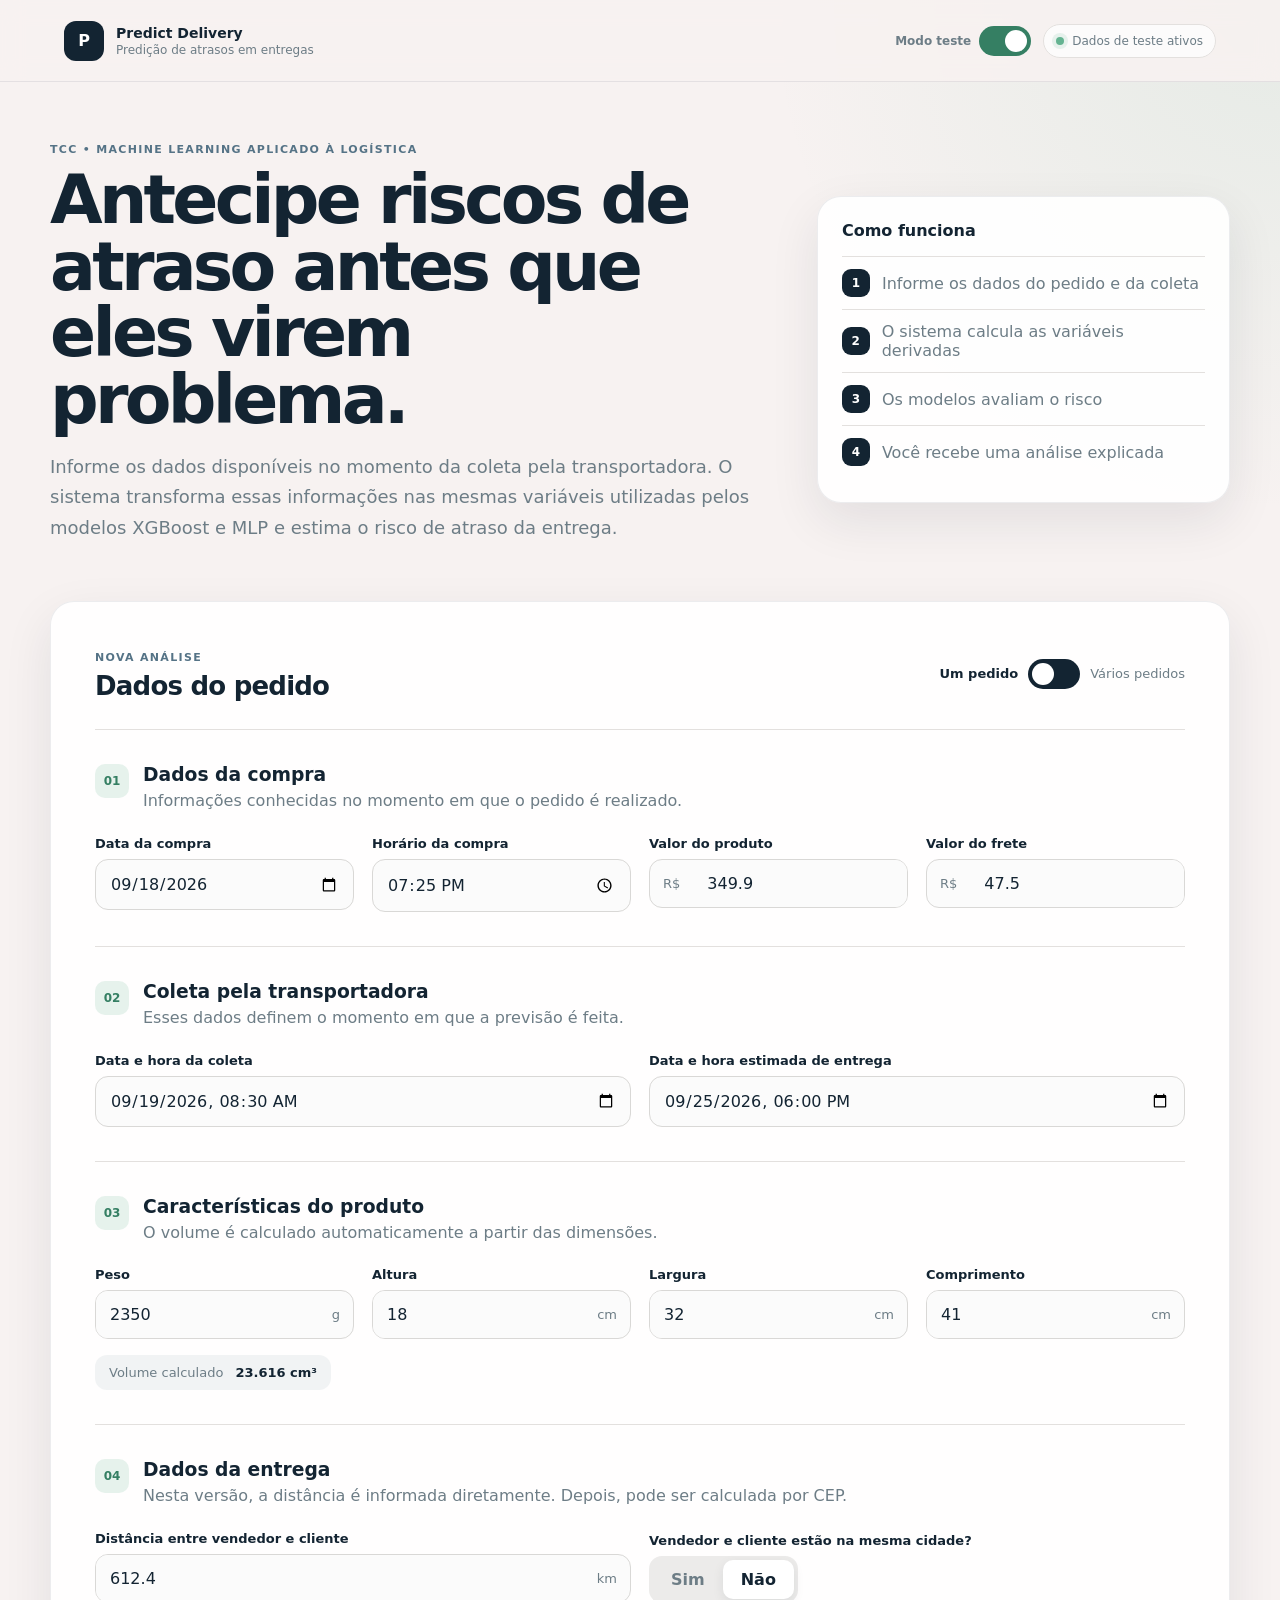
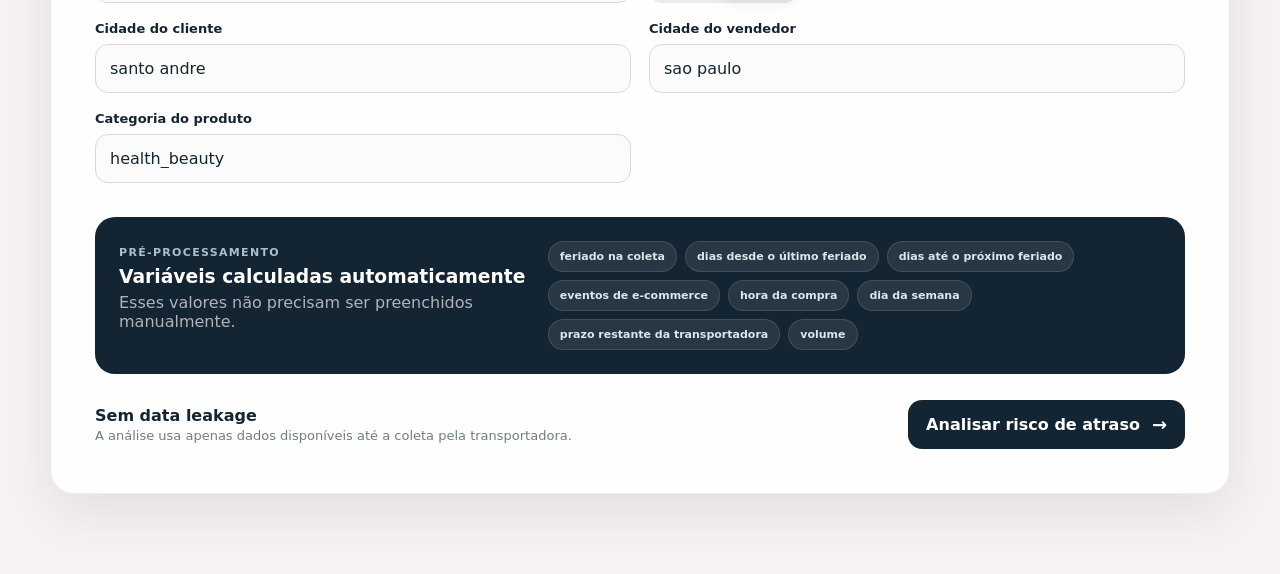
<file: frontend/index.html>
<!DOCTYPE html>
<html lang="pt-BR">
<head>
  <meta charset="UTF-8" />
  <meta name="viewport" content="width=device-width, initial-scale=1.0" />
  <title>Predição de Atrasos em Entregas</title>
  <link rel="stylesheet" href="css/global.css">
  <link rel="stylesheet" href="css/index.css">
</head>
<body>
  <header class="topbar">
    <div class="brand">
      <div class="brand-mark">P</div>
      <div>
        <strong>Predict Delivery</strong>
        <span>Predição de atrasos em entregas</span>
      </div>
    </div>
    <div class="topbar-actions">
      <div class="app-mode-control">
        <span id="appModeLabel">Modo teste</span>
        <button type="button" id="appModeSwitch" class="mode-switch" role="switch" aria-checked="true"
          aria-label="Alternar entre modo teste e API">
          <span class="switch-thumb"></span>
        </button>
      </div>
      <div class="api-status" id="apiStatus">
        <span class="status-dot"></span>
        <span>Verificando backend...</span>
      </div>
    </div>
  </header>

  <main class="page-shell">
    <section class="hero">
      <div>
        <span class="eyebrow">TCC • Machine Learning aplicado à logística</span>
        <h1>Antecipe riscos de atraso antes que eles virem problema.</h1>
        <p>
          Informe os dados disponíveis no momento da coleta pela transportadora. O sistema transforma
          essas informações nas mesmas variáveis utilizadas pelos modelos XGBoost e MLP e estima
          o risco de atraso da entrega.
        </p>
      </div>
      <aside class="hero-card">
        <strong>Como funciona</strong>
        <div class="flow-step"><span>1</span> Informe os dados do pedido e da coleta</div>
        <div class="flow-step"><span>2</span> O sistema calcula as variáveis derivadas</div>
        <div class="flow-step"><span>3</span> Os modelos avaliam o risco</div>
        <div class="flow-step"><span>4</span> Você recebe uma análise explicada</div>
      </aside>
    </section>

    <section class="form-card">
      <div class="section-heading">
        <div>
          <span class="eyebrow">Nova análise</span>
          <h2 id="analysisTitle">Dados do pedido</h2>
        </div>
        <div class="simulation-mode" role="group" aria-label="Modo de simulação">
          <span id="singleModeLabel" class="mode-label active">Um pedido</span>
          <button type="button" id="simulationMode" class="mode-switch" role="switch"
            aria-checked="false" aria-label="Simular vários pedidos por CSV"
            aria-describedby="singleModeLabel batchModeLabel" aria-controls="predictionForm batchPanel">
            <span class="switch-thumb"></span>
          </button>
          <span id="batchModeLabel" class="mode-label">Vários pedidos</span>
        </div>
      </div>

      <form id="predictionForm">
        <p id="formStatus" class="form-status" role="alert" hidden></p>
        <div class="form-section">
          <div class="form-section-title">
            <span class="number">01</span>
            <div>
              <h3>Dados da compra</h3>
              <p>Informações conhecidas no momento em que o pedido é realizado.</p>
            </div>
          </div>

          <div class="grid grid-4">
            <label>
              <span>Data da compra</span>
              <input id="purchaseDate" name="purchaseDate" type="date" required />
            </label>

            <label>
              <span>Horário da compra</span>
              <input id="purchaseTime" name="purchaseTime" type="time" required />
            </label>

            <label>
              <span>Valor do produto</span>
              <div class="input-prefix">
                <span>R$</span>
                <input id="price" name="price" type="number" step="0.01" min="0" required />
              </div>
            </label>

            <label>
              <span>Valor do frete</span>
              <div class="input-prefix">
                <span>R$</span>
                <input id="freightValue" name="freightValue" type="number" step="0.01" min="0" required />
              </div>
            </label>
          </div>
        </div>

        <div class="form-section">
          <div class="form-section-title">
            <span class="number">02</span>
            <div>
              <h3>Coleta pela transportadora</h3>
              <p>Esses dados definem o momento em que a previsão é feita.</p>
            </div>
          </div>

          <div class="grid grid-2">
            <label>
              <span>Data e hora da coleta</span>
              <input id="carrierDatetime" name="carrierDatetime" type="datetime-local" required />
            </label>

            <label>
              <span>Data e hora estimada de entrega</span>
              <input id="estimatedDeliveryDatetime" name="estimatedDeliveryDatetime" type="datetime-local" required />
            </label>
          </div>
        </div>

        <div class="form-section">
          <div class="form-section-title">
            <span class="number">03</span>
            <div>
              <h3>Características do produto</h3>
              <p>O volume é calculado automaticamente a partir das dimensões.</p>
            </div>
          </div>

          <div class="grid grid-4">
            <label>
              <span>Peso</span>
              <div class="input-suffix">
                <input id="weight" name="weight" type="number" step="1" min="1" required />
                <span>g</span>
              </div>
            </label>

            <label>
              <span>Altura</span>
              <div class="input-suffix">
                <input id="height" name="height" type="number" step="0.1" min="0.1" required />
                <span>cm</span>
              </div>
            </label>

            <label>
              <span>Largura</span>
              <div class="input-suffix">
                <input id="width" name="width" type="number" step="0.1" min="0.1" required />
                <span>cm</span>
              </div>
            </label>

            <label>
              <span>Comprimento</span>
              <div class="input-suffix">
                <input id="length" name="length" type="number" step="0.1" min="0.1" required />
                <span>cm</span>
              </div>
            </label>
          </div>

          <div class="derived-box">
            <span>Volume calculado</span>
            <strong id="volumePreview">0 cm³</strong>
          </div>
        </div>

        <div class="form-section">
          <div class="form-section-title">
            <span class="number">04</span>
            <div>
              <h3>Dados da entrega</h3>
              <p>Nesta versão, a distância é informada diretamente. Depois, pode ser calculada por CEP.</p>
            </div>
          </div>

          <div class="grid grid-2">
            <label>
              <span>Distância entre vendedor e cliente</span>
              <div class="input-suffix">
                <input id="distance" name="distance" type="number" step="0.1" min="0" required />
                <span>km</span>
              </div>
            </label>

            <label class="toggle-field">
              <span>Vendedor e cliente estão na mesma cidade?</span>
              <div class="segmented" role="group" aria-label="Mesma cidade">
                <button type="button" class="segmented-option active" data-value="1">Sim</button>
                <button type="button" class="segmented-option" data-value="0">Não</button>
              </div>
              <input type="hidden" id="sameCity" value="1" />
            </label>
          </div>

          <div class="grid grid-2" style="margin-top: 18px;">
            <label>
              <span>Cidade do cliente</span>
              <input id="customerCity" name="customerCity" type="text" placeholder="Ex.: santo andre" required />
            </label>

            <label>
              <span>Cidade do vendedor</span>
              <input id="sellerCity" name="sellerCity" type="text" placeholder="Ex.: sao paulo" required />
            </label>

            <label>
              <span>Categoria do produto</span>
              <input id="categoryName" name="categoryName" type="text" placeholder="Ex.: beleza_saude" required />
            </label>
          </div>
        </div>

        <div class="features-preview">
          <div>
            <span class="eyebrow">Pré-processamento</span>
            <h3>Variáveis calculadas automaticamente</h3>
            <p>Esses valores não precisam ser preenchidos manualmente.</p>
          </div>
          <div class="feature-chips" id="featureChips">
            <span>feriado na coleta</span>
            <span>dias desde o último feriado</span>
            <span>dias até o próximo feriado</span>
            <span>eventos de e-commerce</span>
            <span>hora da compra</span>
            <span>dia da semana</span>
            <span>prazo restante da transportadora</span>
            <span>volume</span>
          </div>
        </div>

        <div class="submit-row">
          <div class="privacy-note">
            <strong>Sem data leakage</strong>
            <span>A análise usa apenas dados disponíveis até a coleta pela transportadora.</span>
          </div>
          <button type="submit" class="button primary" id="submitButton">
            <span>Analisar risco de atraso</span>
            <span class="arrow">→</span>
          </button>
        </div>
      </form>

      <form id="batchPanel" aria-labelledby="batchTitle" hidden>
        <div class="form-section">
          <div class="form-section-title">
            <span class="number">01</span>
            <div>
              <h3 id="batchTitle">Adicionar arquivo CSV</h3>
            <p>Envie um CSV bruto com as mesmas colunas preenchidas no formulário individual.</p>
            </div>
          </div>
          <div class="csv-upload">
            <label for="csvFile"><span>Arquivo de pedidos</span></label>
            <input id="csvFile" name="csvFile" type="file" accept=".csv,text/csv"
              aria-describedby="csvHelp csvStatus" />
            <p id="csvHelp">Formato .csv em UTF-8. A API calcula todas as variáveis derivadas antes de analisar.</p>
            <p id="csvStatus" role="status" aria-live="polite">Nenhum arquivo selecionado.</p>
            <div class="csv-actions">
              <a class="button ghost compact" href="exemplo-pedidos.csv" download>Baixar CSV de exemplo</a>
              <button type="button" class="button ghost compact" id="removeCsv" hidden>Remover arquivo</button>
            </div>
          </div>
        </div>

        <div class="features-preview">
          <div>
            <span class="eyebrow">Pré-processamento</span>
            <h3>Variáveis calculadas automaticamente</h3>
            <p>O sistema aplica o mesmo tratamento a todos os pedidos do arquivo.</p>
          </div>
          <div class="feature-chips">
            <span>feriado na coleta</span>
            <span>dias desde o último feriado</span>
            <span>dias até o próximo feriado</span>
            <span>eventos de e-commerce</span>
            <span>hora da compra</span>
            <span>dia da semana</span>
            <span>prazo restante da transportadora</span>
            <span>volume</span>
          </div>
        </div>

        <div class="submit-row">
          <div class="privacy-note">
            <strong>Análise em lote</strong>
            <span>Todos os pedidos do arquivo serão enviados para a análise de risco.</span>
          </div>
          <button type="submit" class="button primary" id="batchSubmitButton" disabled>
            <span>Analisar risco de atraso</span>
            <span class="arrow">→</span>
          </button>
        </div>
      </form>
    </section>
  </main>

  <div class="loading-overlay hidden" id="loadingOverlay" aria-live="polite">
    <div class="loading-card">
      <div class="spinner"></div>
      <h2>Analisando pedido...</h2>
      <p>O sistema está processando as informações e executando os modelos preditivos.</p>
      <div class="loading-steps">
        <div class="loading-step active"><span></span>Processando informações da compra</div>
        <div class="loading-step"><span></span>Calculando variáveis derivadas</div>
        <div class="loading-step"><span></span>Executando os modelos preditivos</div>
        <div class="loading-step"><span></span>Preparando a explicação do resultado</div>
      </div>
    </div>
  </div>

  <script src="js/app-mode.js"></script>
  <script src="js/mock-data.js"></script>
  <script src="js/form.js"></script>
</body>
</html>
</file>
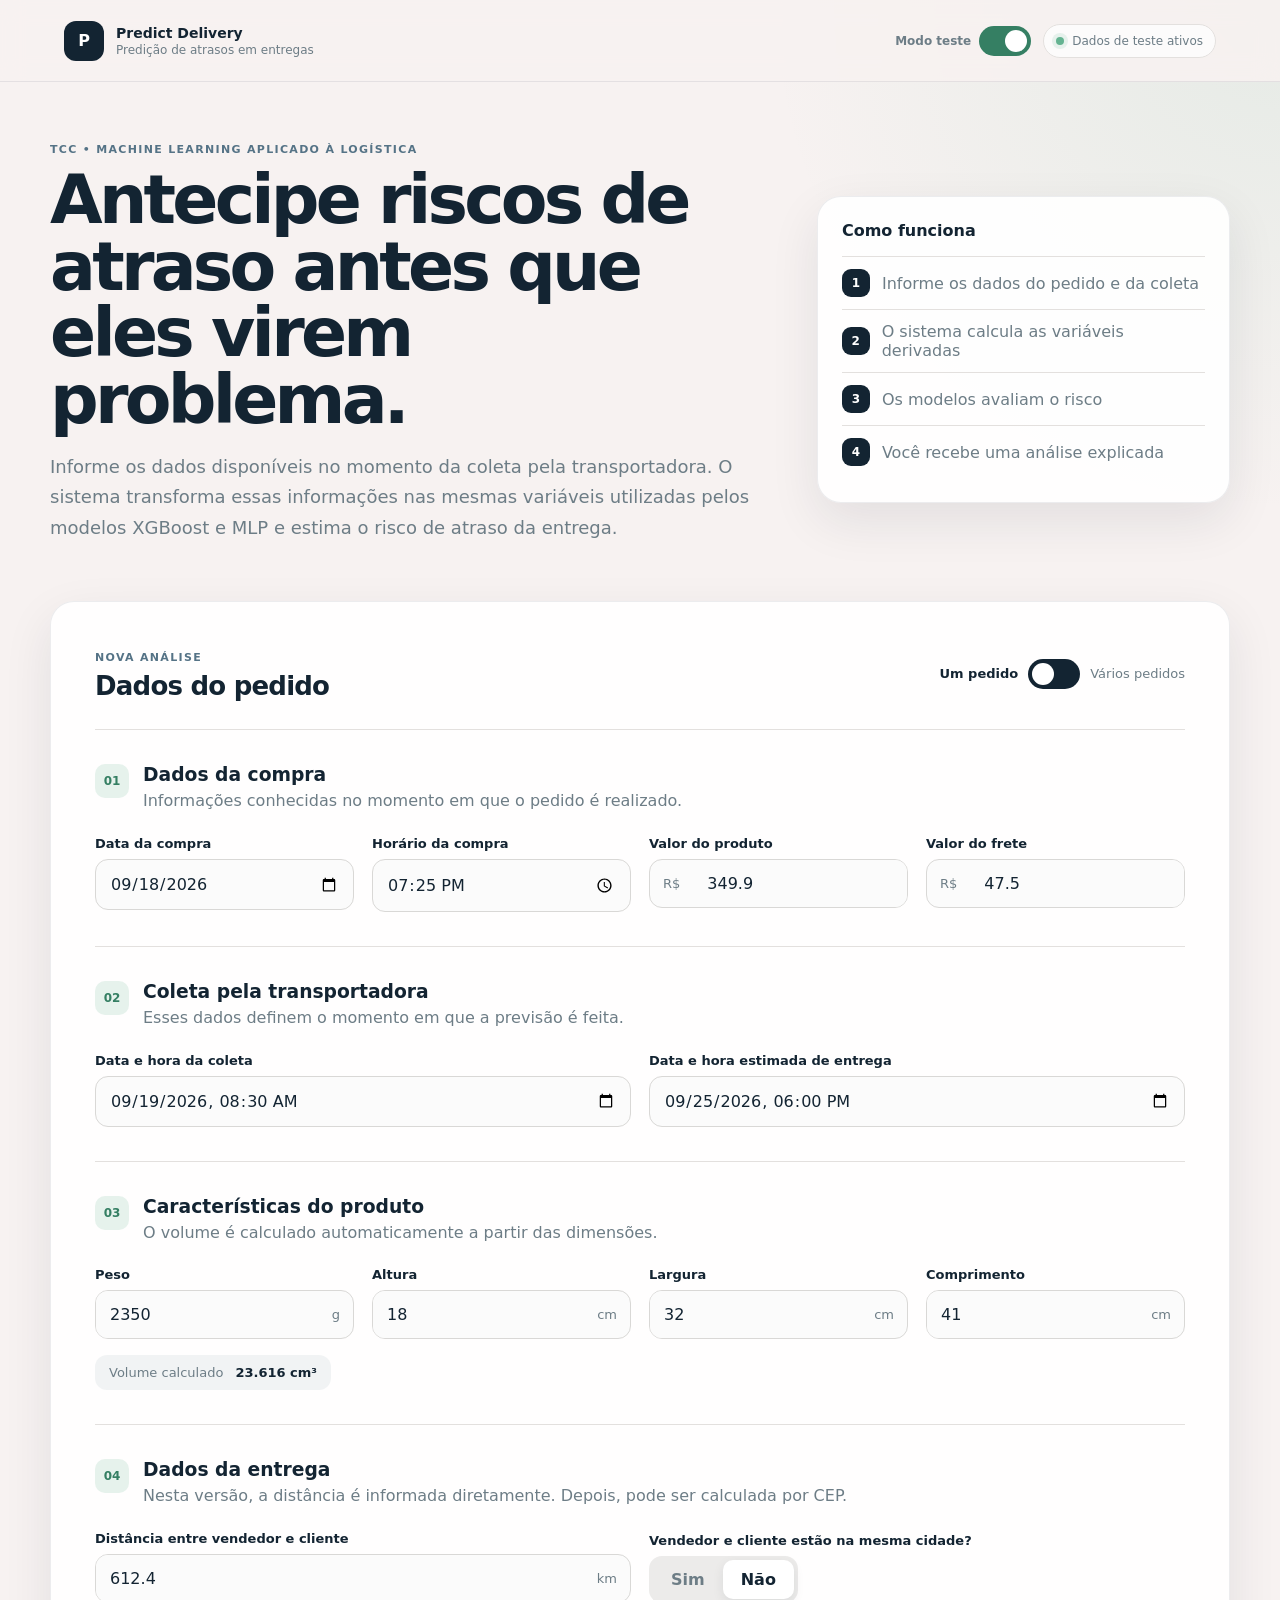
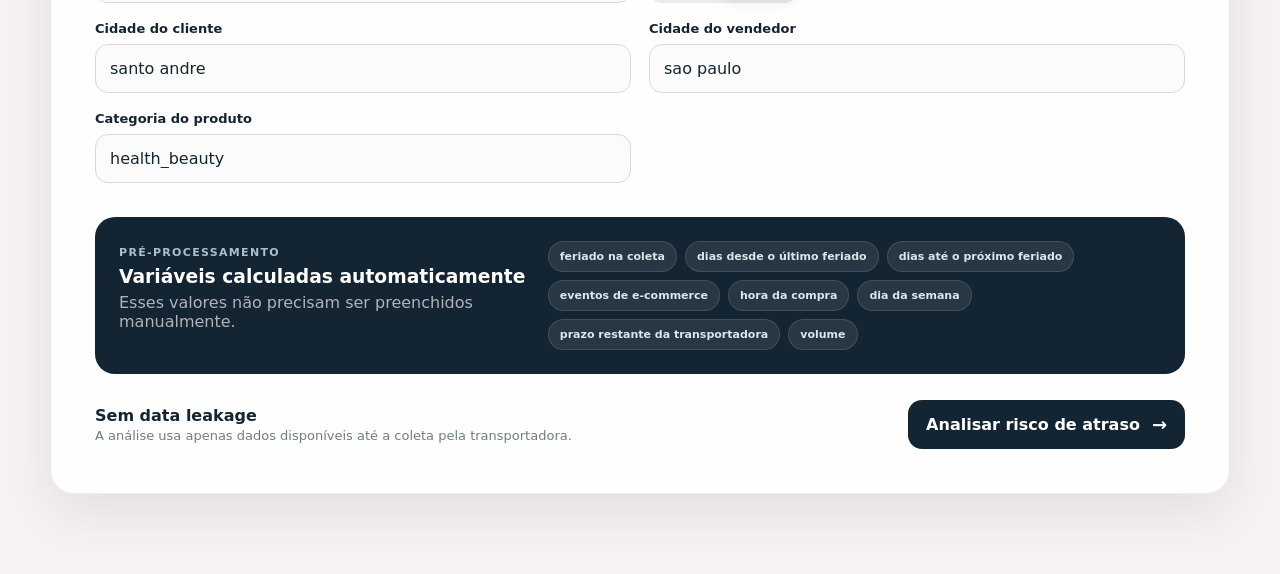
<file: frontend/resultado-lote.html>
<!DOCTYPE html>
<html lang="pt-BR">

<head>
  <meta charset="UTF-8" />

  <meta name="viewport" content="width=device-width, initial-scale=1.0" />

  <title>
    Resultado da análise em lote
  </title>

  <link rel="stylesheet" href="css/global.css">
  <link rel="stylesheet" href="css/resultado.css">
  <link rel="stylesheet" href="css/resultado-lote.css">
</head>


<body>

  <!-- =====================================================
         HEADER
         ===================================================== -->

  <header class="topbar">

    <div class="brand">

      <div class="brand-mark">
        P
      </div>

      <div>
        <strong>
          Predict Delivery
        </strong>

        <span>
          Predição de atrasos em entregas
        </span>
      </div>

    </div>


    <div class="topbar-actions">

      <div class="app-mode-control">

        <span id="appModeLabel">
          Modo teste
        </span>

        <button type="button" id="appModeSwitch" class="mode-switch" role="switch" aria-checked="true"
          aria-label="Alternar entre modo teste e API">
          <span class="switch-thumb"></span>
        </button>

      </div>


      <a class="button ghost compact" href="index.html">
        ← Nova análise
      </a>

    </div>

  </header>



  <!-- =====================================================
         CONTEÚDO
         ===================================================== -->

  <main class="page-shell result-page">


    <!-- =================================================
             CABEÇALHO
             ================================================= -->

    <section class="result-header">

      <div>

        <span class="eyebrow">
          Resultado da análise em lote
        </span>

        <h1>
          Diagnóstico dos pedidos
        </h1>

        <p id="batchDescription">
          Resumo das previsões geradas para os pedidos enviados.
        </p>

      </div>


      <div class="analysis-id">

        ID

        <strong id="batchAnalysisId">
          —
        </strong>

      </div>

    </section>



    <!-- =================================================
             KPIs GERAIS DO LOTE
             ================================================= -->

    <section class="panel batch-summary-panel">

      <div class="panel-heading">

        <div>

          <span class="eyebrow">
            Visão geral
          </span>

          <h2>
            Resumo da análise
          </h2>

        </div>


        <span class="tag" id="batchModeTag">
          —
        </span>

      </div>


      <div class="batch-summary" id="batchSummary">
      </div>

    </section>



    <!-- =================================================
             LISTA DE PEDIDOS
             ================================================= -->

    <section class="batch-orders-section">

      <div class="batch-orders-heading">

        <div>

          <span class="eyebrow">
            Pedidos analisados
          </span>

          <h2>
            Resultado por pedido
          </h2>

          <p>
            Clique em um pedido para visualizar
            todos os detalhes da previsão.
          </p>

        </div>

      </div>


      <!--
                O JavaScript adicionará aqui:

                Pedido #1
                Pedido #2
                Pedido #3
                ...
            -->

      <div class="batch-accordions" id="batchResults">
      </div>

    </section>



    <!-- =================================================
             BOTÃO FINAL
             ================================================= -->

    <div class="bottom-actions">

      <a class="button primary" href="index.html">
        ← Analisar outros pedidos
      </a>

    </div>

  </main>



  <!-- =====================================================
         JAVASCRIPT
         ===================================================== -->

  <script src="js/app-mode.js"></script>

  <script src="js/resultado-lote.js"></script>

</body>

</html>
</file>
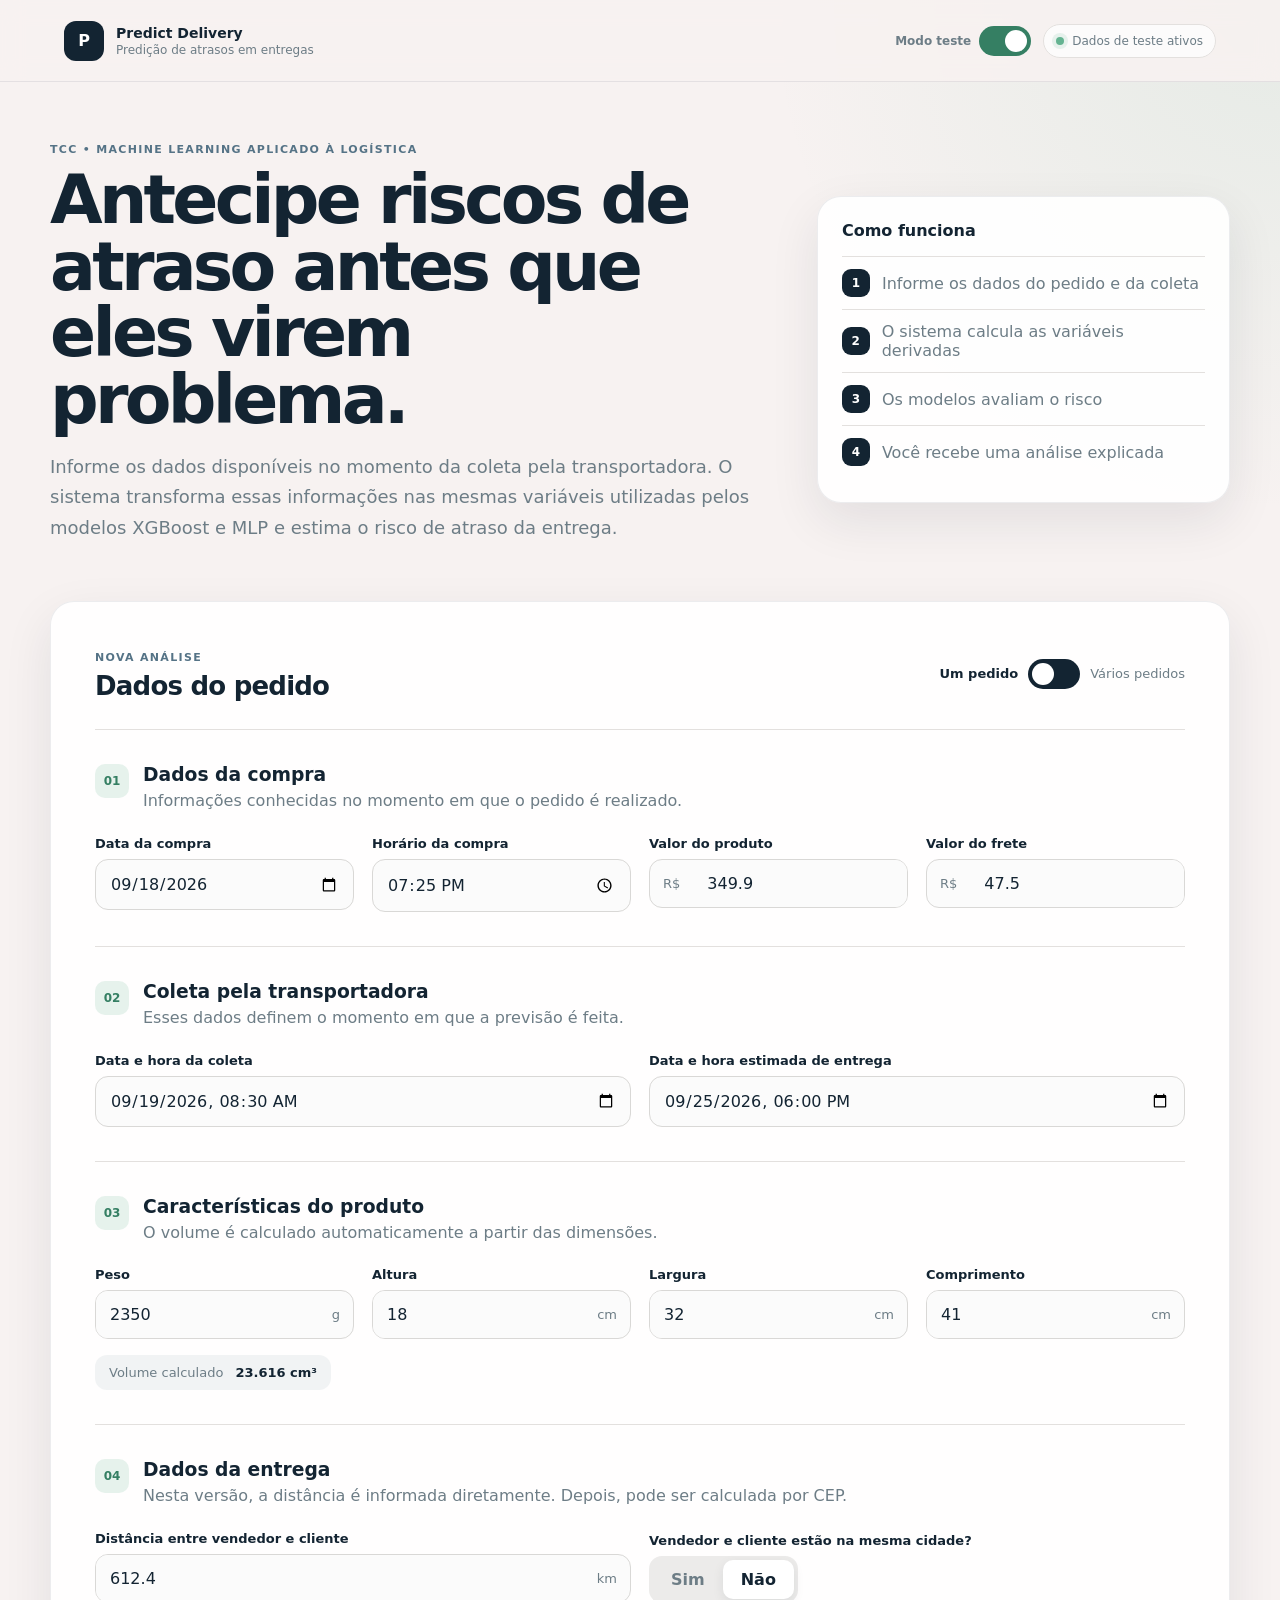
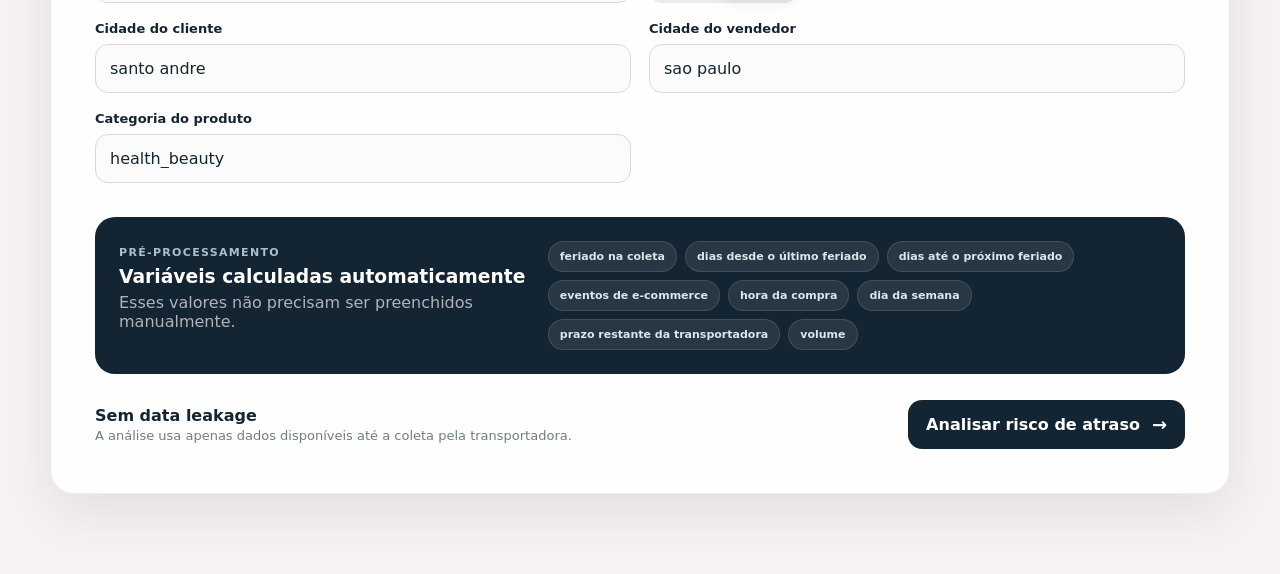
<file: frontend/resultado.html>
<!DOCTYPE html>
<html lang="pt-BR">
<head>
  <meta charset="UTF-8" />
  <meta name="viewport" content="width=device-width, initial-scale=1.0" />
  <title>Resultado da análise</title>
  <link rel="stylesheet" href="css/global.css">
  <link rel="stylesheet" href="css/resultado.css">
</head>
<body>
  <header class="topbar">
    <div class="brand">
      <div class="brand-mark">P</div>
      <div>
        <strong>Predict Delivery</strong>
        <span>Predição de atrasos em entregas</span>
      </div>
    </div>
    <div class="topbar-actions">
      <div class="app-mode-control">
        <span id="appModeLabel">Modo teste</span>
        <button type="button" id="appModeSwitch" class="mode-switch" role="switch" aria-checked="true"
          aria-label="Alternar entre modo teste e API"><span class="switch-thumb"></span></button>
      </div>
      <a class="button ghost compact" href="index.html">← Nova análise</a>
    </div>
  </header>

  <main class="page-shell result-page">
    <section class="result-header">
      <div>
        <span class="eyebrow">Resultado da análise</span>
        <h1>Diagnóstico do pedido</h1>
        <p>Predição realizada com base apenas em dados disponíveis no momento da compra.</p>
      </div>
      <div class="analysis-id">ID <strong id="analysisId">—</strong></div>
    </section>

    <section class="result-grid">
      <article class="result-card prediction-card" id="predictionCard">
        <span class="eyebrow">Predição principal</span>
        <div class="prediction-badge" id="predictionBadge">—</div>
        <h2 id="predictionTitle">Carregando resultado...</h2>
        <p id="predictionDescription"></p>
        <div class="model-caption">Modelo principal: <strong id="mainModelName">MLP (Rede Neural)</strong></div>
      </article>

      <article class="result-card probability-card">
        <span class="eyebrow">Probabilidade do modelo principal</span>
        <div class="probability-number" id="probabilityNumber">0%</div>
        <div class="model-probability-list" id="modelProbabilities" aria-label="Probabilidades por modelo"></div>
        <div class="risk-track">
          <div class="risk-fill" id="riskFill"></div>
        </div>
        <div class="risk-scale">
          <span>Baixo</span><span>Moderado</span><span>Alto</span><span>Muito alto</span>
        </div>
        <div class="risk-level">
          Nível de risco: <strong id="riskLevel">—</strong>
        </div>
      </article>
    </section>

    <section class="dashboard-grid">
      <article class="panel panel-wide">
        <div class="panel-heading">
          <div>
          <span class="eyebrow">Explicabilidade por modelo</span>
          <h2>Fatores que influenciaram a previsão</h2>
          </div>
          <span class="tag">XGBoost + MLP</span>
        </div>
        <p class="panel-description">
          Cada bloco mostra os cinco fatores de maior impacto para aquele modelo.
        </p>
        <div id="factorsChart" class="model-factors-grid"></div>
      </article>

      <article class="panel">
        <div class="panel-heading">
          <div>
            <span class="eyebrow">Ação recomendada</span>
            <h2>O que fazer agora?</h2>
          </div>
        </div>
        <div class="recommendation" id="recommendation"></div>
      </article>
    </section>

    <section class="panel">
      <div class="panel-heading">
        <div>
          <span class="eyebrow">Comparativo</span>
          <h2>Probabilidades por modelo</h2>
        </div>
        <span class="tag">XGBoost + MLP</span>
      </div>
      <p class="panel-description">
        Cada modelo calcula o risco separadamente para o mesmo pedido. Não há combinação das probabilidades.
      </p>
      <div id="modelsChart" class="model-comparison"></div>
    </section>

    <!-- <section class="dashboard-grid">
      <article class="panel">
        <div class="panel-heading">
          <div>
            <span class="eyebrow">K-Means</span>
            <h2>Perfil deste pedido</h2>
          </div>
        </div>
        <div class="cluster-card">
          <div class="cluster-icon">◎</div>
          <div>
            <strong id="clusterName">—</strong>
            <p id="clusterDescription"></p>
          </div>
        </div>
        <div class="stats-grid" id="clusterStats"></div>
      </article>

      <article class="panel">
        <div class="panel-heading">
          <div>
            <span class="eyebrow">DBSCAN</span>
            <h2>Análise de padrão</h2>
          </div>
        </div>
        <div class="pattern-status" id="patternStatus"></div>
      </article>
    </section> -->
<!-- 
    <section class="panel">
      <div class="panel-heading">
        <div>
          <span class="eyebrow">PCA</span>
          <h2>Posição do pedido entre os dados históricos</h2>
        </div>
        <span class="tag">Visualização 2D</span>
      </div>
      <p class="panel-description">
        A representação abaixo reduz várias características do pedido para duas dimensões apenas para visualização.
      </p>
      <canvas id="pcaCanvas" width="1100" height="360"></canvas>
      <div class="pca-legend">
        <span><i class="legend-dot historical"></i>Pedidos históricos</span>
        <span><i class="legend-dot current"></i>Novo pedido</span>
      </div>
    </section> -->

    <!-- <section class="panel">
      <div class="panel-heading">
        <div>
          <span class="eyebrow">Dados utilizados</span>
          <h2>Resumo do pedido analisado</h2>
        </div>
      </div>
      <div class="input-summary" id="inputSummary"></div>
    </section> -->

    <div class="bottom-actions">
      <a class="button primary" href="index.html">← Analisar outro pedido</a>
    </div>
  </main>

  <script src="js/app-mode.js"></script>
  <script src="js/resultado.js"></script>
</body>
</html>
</file>
<file: frontend/css/global.css>
:root {
    --bg: #f7f2f1;
    --surface: #ffffff;
    --navy: #132432;
    --navy-soft: #203746;
    --green: #64b391;
    --orange: #ff7d49;
    --blue-gray: #557386;
    --teal: #5a9f8d;
    --muted: #6d7d86;
    --line: #e3e0de;
    --shadow: 0 18px 50px rgba(19, 36, 50, 0.09);
    --radius: 24px;
    --radius-sm: 15px;
}


/* =========================================================
   RESET
   ========================================================= */

* {
    box-sizing: border-box;
}

html {
    scroll-behavior: smooth;
}

body {
    margin: 0;

    font-family:
        Inter,
        ui-sans-serif,
        system-ui,
        -apple-system,
        BlinkMacSystemFont,
        "Segoe UI",
        sans-serif;

    color: var(--navy);

    background:
        radial-gradient(
            circle at top right,
            rgba(100, 179, 145, .12),
            transparent 32rem
        ),
        var(--bg);

    min-height: 100vh;
}

button,
input {
    font: inherit;
}

a {
    color: inherit;
    text-decoration: none;
}

[hidden] {
    display: none !important;
}


/* =========================================================
   HEADER
   ========================================================= */

.topbar {
    min-height: 82px;

    padding:
        18px
        clamp(20px, 5vw, 72px);

    display: flex;
    align-items: center;
    justify-content: space-between;

    border-bottom:
        1px solid
        rgba(19, 36, 50, .08);

    background:
        rgba(247, 242, 241, .88);

    backdrop-filter:
        blur(12px);

    position: sticky;
    top: 0;

    z-index: 20;
}


/* =========================================================
   LOGO
   ========================================================= */

.brand {
    display: flex;
    align-items: center;
    gap: 12px;
}

.brand-mark {
    width: 40px;
    height: 40px;

    border-radius: 12px;

    display: grid;
    place-items: center;

    background:
        var(--navy);

    color:
        white;

    font-weight:
        800;
}

.brand strong,
.brand span {
    display: block;
}

.brand strong {
    font-size: 14px;
}

.brand span {
    color:
        var(--muted);

    font-size:
        12px;

    margin-top:
        2px;
}


/* =========================================================
   AÇÕES DO HEADER
   ========================================================= */

.topbar-actions,
.app-mode-control {
    display: flex;
    align-items: center;
    gap: 12px;
}

.app-mode-control {
    gap: 8px;

    color:
        var(--muted);

    font-size:
        12px;

    font-weight:
        700;
}


/* =========================================================
   STATUS DA API
   ========================================================= */

.api-status {
    display: flex;

    gap: 8px;

    align-items: center;

    padding:
        9px 12px;

    border:
        1px solid
        var(--line);

    border-radius:
        999px;

    color:
        var(--muted);

    font-size:
        12px;

    background:
        rgba(255, 255, 255, .7);
}

.status-dot {
    width: 8px;
    height: 8px;

    border-radius:
        50%;

    background:
        #c8a063;

    box-shadow:
        0 0 0 4px
        rgba(200, 160, 99, .13);
}

.api-status.online
.status-dot {
    background:
        var(--green);

    box-shadow:
        0 0 0 4px
        rgba(100, 179, 145, .15);
}

.api-status.offline
.status-dot {
    background:
        var(--orange);

    box-shadow:
        0 0 0 4px
        rgba(255, 125, 73, .15);
}


/* =========================================================
   CONTAINER PRINCIPAL
   ========================================================= */

.page-shell {
    width:
        min(
            1180px,
            calc(100% - 40px)
        );

    margin:
        0 auto;

    padding:
        56px 0 80px;
}


/* =========================================================
   TEXTOS COMPARTILHADOS
   ========================================================= */

.eyebrow {
    text-transform:
        uppercase;

    letter-spacing:
        .12em;

    font-size:
        11px;

    font-weight:
        800;

    color:
        var(--blue-gray);
}

.panel-description {
    margin: 0;

    color:
        var(--muted);

    line-height:
        1.55;
}


/* =========================================================
   PAINÉIS
   ========================================================= */

.panel {
    background:
        rgba(255, 255, 255, .9);

    border:
        1px solid
        rgba(19, 36, 50, .08);

    border-radius:
        var(--radius);

    box-shadow:
        var(--shadow);

    padding:
        28px;

    margin-bottom:
        22px;
}

.panel-heading {
    display: flex;

    justify-content:
        space-between;

    gap:
        20px;

    align-items:
        flex-start;
}

.panel-heading h2 {
    margin:
        6px 0 0;

    font-size:
        26px;

    letter-spacing:
        -.03em;
}

.panel-heading .tag {
    background:
        rgba(85, 115, 134, .08);

    color:
        var(--blue-gray);

    border-color:
        rgba(85, 115, 134, .12);
}

.panel-description {
    margin:
        8px 0 22px;
}


/* =========================================================
   TAG
   ========================================================= */

.tag {
    border-radius:
        999px;

    padding:
        8px 11px;

    font-size:
        11px;

    font-weight:
        700;

    white-space:
        nowrap;
}


/* =========================================================
   BOTÕES
   ========================================================= */

.button {
    border:
        0;

    border-radius:
        14px;

    padding:
        14px 18px;

    font-weight:
        800;

    cursor:
        pointer;

    display:
        inline-flex;

    gap:
        12px;

    align-items:
        center;

    justify-content:
        center;

    transition:
        .2s ease;
}

.button:hover {
    transform:
        translateY(-1px);
}

.button:disabled {
    opacity:
        .45;

    cursor:
        not-allowed;

    transform:
        none;
}

.button.primary {
    background:
        var(--navy);

    color:
        white;
}

.button.ghost {
    background:
        white;

    color:
        var(--navy);

    border:
        1px solid
        var(--line);
}

.button.compact {
    padding:
        10px 14px;

    font-size:
        12px;
}

.arrow {
    font-size:
        18px;
}


/* =========================================================
   SWITCH
   ========================================================= */

.mode-switch {
    flex-shrink:
        0;

    width:
        52px;

    height:
        30px;

    border:
        0;

    border-radius:
        999px;

    padding:
        4px;

    background:
        var(--navy);

    cursor:
        pointer;
}

.switch-thumb {
    display:
        block;

    width:
        22px;

    height:
        22px;

    border-radius:
        50%;

    background:
        white;

    transition:
        transform .2s ease;
}

.mode-switch[aria-checked="true"] {
    background:
        #357f63;
}

.mode-switch[aria-checked="true"]
.switch-thumb {
    transform:
        translateX(22px);
}

.mode-switch:focus-visible {
    outline:
        3px solid
        var(--blue-gray);

    outline-offset:
        4px;
}


/* =========================================================
   AÇÕES INFERIORES
   ========================================================= */

.bottom-actions {
    display:
        flex;

    justify-content:
        center;

    margin-top:
        32px;
}


/* =========================================================
   RESPONSIVIDADE GLOBAL
   ========================================================= */

@media (max-width: 620px) {

    .page-shell {
        width:
            min(
                calc(100% - 24px),
                1180px
            );

        padding-top:
            32px;
    }

    .topbar {
        padding:
            14px 16px;
    }

    .api-status {
        display:
            none;
    }

    .panel {
        padding:
            22px;
    }

    .topbar-actions
    .app-mode-control {
        display:
            none;
    }
}


@media (
    prefers-reduced-motion:
    reduce
) {

    .switch-thumb {
        transition:
            none;
    }

}
</file>
<file: frontend/css/index.css>
/* =========================================================
   HERO
   ========================================================= */

.hero {
    display:
        grid;

    grid-template-columns:
        1.4fr .8fr;

    gap:
        44px;

    align-items:
        center;

    margin-bottom:
        40px;
}

.hero h1 {
    font-size:
        clamp(
            38px,
            6vw,
            68px
        );

    line-height:
        .98;

    letter-spacing:
        -.055em;

    max-width:
        850px;

    margin:
        10px 0 18px;
}

.hero p {
    color:
        var(--muted);

    font-size:
        18px;

    line-height:
        1.7;

    max-width:
        760px;
}


/* =========================================================
   CARD "COMO FUNCIONA"
   ========================================================= */

.hero-card {
    background:
        rgba(255, 255, 255, .9);

    border:
        1px solid
        rgba(19, 36, 50, .08);

    border-radius:
        var(--radius);

    box-shadow:
        var(--shadow);

    padding:
        24px;
}

.hero-card > strong {
    display:
        block;

    margin-bottom:
        16px;
}

.flow-step {
    display:
        flex;

    align-items:
        center;

    gap:
        12px;

    padding:
        12px 0;

    color:
        var(--muted);

    border-top:
        1px solid
        var(--line);
}

.flow-step span {
    width:
        28px;

    height:
        28px;

    border-radius:
        9px;

    background:
        var(--navy);

    color:
        white;

    display:
        grid;

    place-items:
        center;

    font-size:
        12px;

    font-weight:
        800;
}


/* =========================================================
   FORMULÁRIO
   ========================================================= */

.form-card {
    background:
        rgba(255, 255, 255, .9);

    border:
        1px solid
        rgba(19, 36, 50, .08);

    border-radius:
        var(--radius);

    box-shadow:
        var(--shadow);

    padding:
        clamp(
            24px,
            4vw,
            44px
        );
}


/* =========================================================
   CABEÇALHO DO FORM
   ========================================================= */

.section-heading,
.submit-row {
    display:
        flex;

    justify-content:
        space-between;

    gap:
        20px;

    align-items:
        center;
}

.section-heading h2 {
    margin:
        6px 0 0;

    font-size:
        26px;

    letter-spacing:
        -.03em;
}


/* =========================================================
   SEÇÕES DO FORM
   ========================================================= */

.form-section {
    padding:
        34px 0;

    border-top:
        1px solid
        var(--line);
}

.form-section:first-of-type {
    margin-top:
        28px;
}

.form-section-title {
    display:
        flex;

    gap:
        14px;

    align-items:
        flex-start;

    margin-bottom:
        22px;
}

.form-section-title h3 {
    margin:
        0 0 4px;
}

.form-section-title p {
    margin:
        0;

    color:
        var(--muted);

    line-height:
        1.55;
}

.number {
    min-width:
        34px;

    height:
        34px;

    border-radius:
        10px;

    display:
        grid;

    place-items:
        center;

    background:
        rgba(100, 179, 145, .16);

    color:
        #357f63;

    font-weight:
        800;

    font-size:
        12px;
}


/* =========================================================
   GRIDS
   ========================================================= */

.grid {
    display:
        grid;

    gap:
        18px;
}

.grid-4 {
    grid-template-columns:
        repeat(
            4,
            minmax(0, 1fr)
        );
}

.grid-2 {
    grid-template-columns:
        repeat(
            2,
            minmax(0, 1fr)
        );
}


/* =========================================================
   LABELS E INPUTS
   ========================================================= */

label > span:first-child {
    display:
        block;

    font-weight:
        700;

    font-size:
        13px;

    margin-bottom:
        8px;
}

input {
    width:
        100%;

    border:
        1px solid
        #d9d8d6;

    background:
        #fbfbfb;

    color:
        var(--navy);

    border-radius:
        13px;

    padding:
        14px;

    outline:
        none;

    transition:
        .2s;
}

input:focus {
    border-color:
        var(--green);

    box-shadow:
        0 0 0 4px
        rgba(100, 179, 145, .14);
}


/* =========================================================
   PREFIX / SUFIX
   ========================================================= */

.input-prefix,
.input-suffix {
    display:
        flex;

    align-items:
        center;

    background:
        #fbfbfb;

    border:
        1px solid
        #d9d8d6;

    border-radius:
        13px;

    overflow:
        hidden;
}

.input-prefix:focus-within,
.input-suffix:focus-within {
    border-color:
        var(--green);

    box-shadow:
        0 0 0 4px
        rgba(100, 179, 145, .14);
}

.input-prefix span,
.input-suffix span {
    padding:
        0 13px;

    color:
        var(--muted);

    font-size:
        13px;

    white-space:
        nowrap;
}

.input-prefix input,
.input-suffix input {
    border:
        0;

    border-radius:
        0;

    box-shadow:
        none !important;
}


/* =========================================================
   VOLUME CALCULADO
   ========================================================= */

.derived-box {
    margin-top:
        16px;

    display:
        inline-flex;

    gap:
        12px;

    padding:
        10px 14px;

    border-radius:
        12px;

    background:
        rgba(85, 115, 134, .08);

    color:
        var(--muted);

    font-size:
        13px;
}

.derived-box strong {
    color:
        var(--navy);
}


/* =========================================================
   MESMA CIDADE
   ========================================================= */

.toggle-field {
    display:
        flex;

    flex-direction:
        column;

    justify-content:
        flex-end;
}

.segmented {
    display:
        flex;

    padding:
        4px;

    border-radius:
        13px;

    background:
        #ecebea;

    width:
        fit-content;
}

.segmented-option {
    border:
        0;

    background:
        transparent;

    color:
        var(--muted);

    padding:
        10px 18px;

    border-radius:
        10px;

    cursor:
        pointer;

    font-weight:
        700;
}

.segmented-option.active {
    background:
        white;

    color:
        var(--navy);

    box-shadow:
        0 4px 12px
        rgba(19, 36, 50, .08);
}


/* =========================================================
   FEATURES
   ========================================================= */

.features-preview {
    display:
        grid;

    grid-template-columns:
        .8fr 1.2fr;

    gap:
        20px;

    padding:
        24px;

    border-radius:
        20px;

    background:
        var(--navy);

    color:
        white;
}

.features-preview h3 {
    margin:
        6px 0;
}

.features-preview p {
    margin:
        0;

    color:
        rgba(255, 255, 255, .66);
}

.features-preview .eyebrow {
    color:
        #a9c1cc;
}

.feature-chips {
    display:
        flex;

    flex-wrap:
        wrap;

    gap:
        8px;

    align-content:
        center;
}

.feature-chips span {
    border-radius:
        999px;

    padding:
        8px 11px;

    background:
        rgba(255, 255, 255, .09);

    border:
        1px solid
        rgba(255, 255, 255, .12);

    color:
        #dce7eb;

    font-size:
        11px;

    font-weight:
        700;
}


/* =========================================================
   SUBMIT
   ========================================================= */

.submit-row {
    margin-top:
        26px;
}

.privacy-note {
    display:
        flex;

    flex-direction:
        column;

    gap:
        3px;
}

.privacy-note span {
    color:
        var(--muted);

    font-size:
        13px;
}


/* =========================================================
   MODO UM PEDIDO / VÁRIOS PEDIDOS
   ========================================================= */

.simulation-mode {
    display:
        flex;

    align-items:
        center;

    gap:
        10px;
}

.mode-label {
    font-size:
        13px;

    color:
        var(--muted);
}

.mode-label.active {
    color:
        var(--navy);

    font-weight:
        800;
}


/* =========================================================
   CSV
   ========================================================= */

.csv-upload {
    padding:
        clamp(
            16px,
            3vw,
            28px
        );

    border:
        2px dashed
        var(--line);

    border-radius:
        var(--radius-sm);

    background:
        #fbfbfb;
}

.csv-upload input {
    background:
        white;
}

.csv-upload
input::file-selector-button {
    border:
        0;

    border-radius:
        8px;

    padding:
        10px 12px;

    margin-right:
        12px;

    background:
        var(--navy);

    color:
        white;

    cursor:
        pointer;
}

.csv-upload p {
    color:
        var(--muted);

    font-size:
        13px;

    line-height:
        1.6;

    overflow-wrap:
        anywhere;
}

.csv-upload
.csv-error {
    color:
        #a23b22;
}

.csv-actions {
    display:
        flex;

    flex-wrap:
        wrap;

    gap:
        10px;

    margin-top:
        14px;
}

#removeCsv:focus-visible {
    outline:
        3px solid
        var(--blue-gray);

    outline-offset:
        4px;
}


/* =========================================================
   LOADING
   ========================================================= */

.loading-overlay {
    position:
        fixed;

    inset:
        0;

    background:
        rgba(19, 36, 50, .52);

    backdrop-filter:
        blur(9px);

    display:
        grid;

    place-items:
        center;

    z-index:
        50;

    padding:
        20px;
}

.loading-overlay.hidden {
    display:
        none;
}

.loading-card {
    width:
        min(
            520px,
            100%
        );

    padding:
        36px;

    background:
        white;

    border-radius:
        28px;

    box-shadow:
        0 24px 80px
        rgba(0, 0, 0, .22);
}

.loading-card h2 {
    margin-bottom:
        6px;
}

.loading-card p {
    color:
        var(--muted);

    line-height:
        1.5;
}

.spinner {
    width:
        46px;

    height:
        46px;

    border-radius:
        50%;

    border:
        4px solid
        #e8e8e8;

    border-top-color:
        var(--green);

    animation:
        spin 1s linear infinite;
}

@keyframes spin {

    to {
        transform:
            rotate(360deg);
    }

}

.loading-steps {
    margin-top:
        22px;

    display:
        grid;

    gap:
        10px;
}

.loading-step {
    color:
        #9aa4aa;

    display:
        flex;

    align-items:
        center;

    gap:
        10px;

    font-size:
        13px;
}

.loading-step span {
    width:
        8px;

    height:
        8px;

    background:
        #dadada;

    border-radius:
        50%;
}

.loading-step.active {
    color:
        var(--navy);

    font-weight:
        700;
}

.loading-step.active span {
    background:
        var(--green);
}


/* =========================================================
   RESPONSIVIDADE
   ========================================================= */

@media (max-width: 900px) {

    .hero,
    .features-preview {
        grid-template-columns:
            1fr;
    }

    .grid-4,
    .grid-2 {
        grid-template-columns:
            repeat(
                2,
                minmax(0, 1fr)
            );
    }

}


@media (max-width: 620px) {

    .grid-4,
    .grid-2 {
        grid-template-columns:
            1fr;
    }

    .section-heading,
    .submit-row {
        align-items:
            flex-start;

        flex-direction:
            column;
    }

    .submit-row
    .button {
        width:
            100%;
    }

    .form-card {
        padding:
            22px;
    }

}

.form-status {
  margin: 0 0 20px;
  padding: 13px 16px;
  border-radius: 12px;
  border: 1px solid #efb1aa;
  background: #fff1ef;
  color: #8f2d24;
  font-weight: 600;
}
</file>
<file: frontend/css/resultado.css>
/* =========================================================
   PÁGINA DE RESULTADO
   ========================================================= */

.result-page {
    padding-top:
        42px;
}


/* =========================================================
   CABEÇALHO
   ========================================================= */

.result-header {
    display:
        flex;

    justify-content:
        space-between;

    gap:
        20px;

    align-items:
        center;

    margin-bottom:
        28px;
}

.result-header h1 {
    font-size:
        clamp(
            36px,
            5vw,
            56px
        );

    line-height:
        .98;

    letter-spacing:
        -.055em;

    max-width:
        850px;

    margin:
        10px 0 18px;
}

.result-header p {
    color:
        var(--muted);

    font-size:
        18px;

    line-height:
        1.7;

    max-width:
        760px;
}

.analysis-id {
    border:
        1px solid
        var(--line);

    border-radius:
        14px;

    padding:
        12px 14px;

    background:
        rgba(255, 255, 255, .7);

    color:
        var(--muted);

    font-size:
        12px;

    white-space:
        nowrap;
}


/* =========================================================
   GRIDS
   ========================================================= */

.result-grid,
.dashboard-grid {
    display:
        grid;

    grid-template-columns:
        repeat(
            2,
            minmax(0, 1fr)
        );

    gap:
        22px;

    margin-bottom:
        22px;
}


/* =========================================================
   RESULT CARD
   ========================================================= */

.result-card {
    background:
        rgba(255, 255, 255, .9);

    border:
        1px solid
        rgba(19, 36, 50, .08);

    border-radius:
        var(--radius);

    box-shadow:
        var(--shadow);

    padding:
        28px;
}


/* =========================================================
   PREDIÇÃO PRINCIPAL
   ========================================================= */

.prediction-card h2 {
    font-size:
        30px;

    margin:
        14px 0 8px;

    letter-spacing:
        -.03em;
}

.prediction-card p {
    color:
        var(--muted);

    line-height:
        1.65;
}

.prediction-badge {
    margin-top:
        18px;

    display:
        inline-flex;

    padding:
        9px 13px;

    border-radius:
        999px;

    font-size:
        12px;

    font-weight:
        900;

    letter-spacing:
        .05em;
}

.prediction-card.delay
.prediction-badge {
    background:
        rgba(114, 28, 36, .10);

    color:
        #721c24;
}

.prediction-card.ontime
.prediction-badge {
    background:
        rgba(21, 87, 36, .10);

    color:
        #155724;
}

.model-caption {
    margin-top:
        24px;

    font-size:
        12px;

    color:
        var(--muted);

    padding-top:
        16px;

    border-top:
        1px solid
        var(--line);
}


/* =========================================================
   PROBABILIDADE
   ========================================================= */

.probability-number {
    font-size:
        72px;

    font-weight:
        900;

    letter-spacing:
        -.06em;

    margin:
        18px 0 10px;
}

.risk-track {
    height:
        15px;

    background:
        linear-gradient(
            90deg,
            rgba(100, 179, 145, .18),
            rgba(255, 125, 73, .18)
        );

    border-radius:
        999px;

    overflow:
        hidden;
}

.risk-fill {
    height:
        100%;

    width:
        0;

    border-radius:
        inherit;

    background:
        linear-gradient(
            90deg,
            var(--green),
            var(--orange)
        );

    transition:
        width 1s ease;
}

.risk-scale {
    display:
        flex;

    justify-content:
        space-between;

    color:
        var(--muted);

    font-size:
        10px;

    margin-top:
        8px;
}

.risk-level {
    margin-top:
        22px;
}


/* =========================================================
   PAINEL LARGO
   ========================================================= */

.panel-wide {
    min-width:
        0;
}


/* =========================================================
   FATORES
   ========================================================= */

.bar-chart {
    display:
        grid;

    gap:
        15px;
}

.model-factors-grid {
    display:
        grid;

    grid-template-columns:
        repeat(2, minmax(0, 1fr));

    gap:
        16px;
}

.model-factors-card {
    padding:
        18px;

    border:
        1px solid
        var(--line);

    border-radius:
        16px;

    background:
        rgba(255, 255, 255, .58);
}

.model-factors-card.xgboost {
    border-color:
        rgba(32, 76, 99, .24);

    background:
        rgba(32, 76, 99, .045);
}

.model-factors-card.mlp {
    border-color:
        rgba(104, 76, 132, .20);

    background:
        rgba(104, 76, 132, .04);
}

.model-factors-heading {
    display:
        flex;

    align-items:
        baseline;

    justify-content:
        space-between;

    gap:
        10px;
}

.model-factors-heading span {
    color:
        var(--muted);

    font-size:
        10px;

    font-weight:
        800;

    letter-spacing:
        .06em;

    text-transform:
        uppercase;
}

.model-factors-heading h3 {
    margin:
        0;

    color:
        var(--blue-gray);

    font-size:
        20px;

    letter-spacing:
        -.03em;
}

.model-factors-method {
    min-height:
        34px;

    margin:
        10px 0 16px;

    color:
        var(--muted);

    font-size:
        11px;

    line-height:
        1.45;
}

/* Em cada cartão de modelo, a barra fica abaixo do nome e da porcentagem.
   Assim ela não comprime ou empurra o percentual para fora do bloco. */
.model-factors-card .bar-row {
    grid-template-columns:
        minmax(0, 1fr)
        max-content;

    grid-template-rows:
        auto
        auto;

    gap:
        6px 10px;
}

.model-factors-card .factor-label {
    grid-column:
        1;

    grid-row:
        1;
}

.model-factors-card .bar-percent {
    grid-column:
        2;

    grid-row:
        1;

    align-self:
        start;

    white-space:
        nowrap;
}

.model-factors-card .bar-track {
    grid-column:
        1 / -1;

    grid-row:
        2;

    min-width:
        0;
}

.bar-row {
    display:
        grid;

    grid-template-columns:
        minmax(150px, .8fr)
        2.5fr
        52px;

    align-items:
        center;

    gap:
        14px;

    font-size:
        13px;
}

.bar-track {
    height:
        10px;

    border-radius:
        999px;

    background:
        #edf0f1;

    overflow:
        hidden;
}

.bar-value {
    height:
        100%;

    background:
        linear-gradient(
            90deg,
            var(--green),
            var(--blue-gray)
        );

    border-radius:
        inherit;
}

.bar-percent {
    text-align:
        right;

    color:
        var(--muted);

    font-weight:
        700;
}


/* =========================================================
   RECOMENDAÇÃO
   ========================================================= */

.recommendation {
    min-height:
        170px;

    border-radius:
        18px;

    padding:
        20px;

    background:
        rgba(100, 179, 145, .1);

    line-height:
        1.65;
}

.recommendation.high {
    background:
        rgba(255, 125, 73, .1);
}

.recommendation strong {
    display:
        block;

    margin-bottom:
        8px;

    font-size:
        18px;
}


/* =========================================================
   COMPARAÇÃO DOS MODELOS
   ========================================================= */

.model-comparison {
    display:
        grid;

    gap:
        13px;
}

.factor-label {
    min-width:
        0;
}

.factor-label strong,
.factor-label small {
    display:
        block;
}

.factor-label strong {
    overflow:
        hidden;

    text-overflow:
        ellipsis;

    white-space:
        nowrap;
}

.factor-effect {
    margin-top:
        3px;

    font-size:
        10px;

    font-weight:
        700;
}

.factor-effect.increase {
    color:
        #721c24;
}

.factor-effect.decrease {
    color:
        #155724;
}

.model-probability-list {
    display: grid;
    gap: 8px;
    margin: 14px 0 16px;
}

.model-probability-item {
    display: flex;
    align-items: center;
    justify-content: space-between;
    gap: 12px;
    padding: 9px 10px;
    border: 1px solid var(--line);
    border-radius: 10px;
    background: rgba(255, 255, 255, .65);
    color: var(--muted);
    font-size: 12px;
}

.model-probability-item strong {
    color: var(--ink);
    font-size: 14px;
}

.model-row {
    display:
        grid;

    grid-template-columns:
        150px
        1fr
        62px
        88px;

    align-items:
        center;

    gap:
        12px;
}

.model-name {
    font-weight:
        800;

    font-size:
        13px;
}

.model-track {
    height:
        11px;

    background:
        #edf0f1;

    border-radius:
        999px;

    overflow:
        hidden;
}

.model-fill {
    height:
        100%;

    border-radius:
        inherit;

    background:
        var(--blue-gray);
}

.model-prediction {
    padding:
        6px 8px;

    border-radius:
        999px;

    font-size:
        10px;

    font-weight:
        900;

    text-align:
        center;
}

.model-prediction.delay {
    background:
        rgba(114, 28, 36, .10);

    color:
        #721c24;
}

.model-prediction.ontime {
    background:
        rgba(21, 87, 36, .10);

    color:
        #155724;
}


/* =========================================================
   K-MEANS
   ========================================================= */

.cluster-card {
    display:
        flex;

    gap:
        14px;

    align-items:
        center;

    margin-top:
        22px;

    padding:
        18px;

    border:
        1px solid
        var(--line);

    border-radius:
        18px;
}

.cluster-icon {
    width:
        42px;

    height:
        42px;

    display:
        grid;

    place-items:
        center;

    background:
        rgba(100, 179, 145, .14);

    border-radius:
        13px;

    font-size:
        20px;
}

.cluster-card p {
    margin:
        4px 0 0;

    color:
        var(--muted);

    line-height:
        1.5;

    font-size:
        13px;
}

.stats-grid {
    display:
        grid;

    grid-template-columns:
        repeat(3, 1fr);

    gap:
        10px;

    margin-top:
        12px;
}

.stat {
    padding:
        14px;

    border-radius:
        14px;

    background:
        #f7f7f7;
}

.stat span,
.stat strong {
    display:
        block;
}

.stat span {
    font-size:
        10px;

    color:
        var(--muted);

    text-transform:
        uppercase;

    letter-spacing:
        .06em;
}

.stat strong {
    margin-top:
        5px;
}


/* =========================================================
   DBSCAN
   ========================================================= */

.pattern-status {
    margin-top:
        22px;

    padding:
        20px;

    border-radius:
        18px;

    background:
        rgba(100, 179, 145, .1);

    line-height:
        1.6;
}

.pattern-status.outlier {
    background:
        rgba(255, 125, 73, .1);
}

.pattern-status strong {
    display:
        block;

    margin-bottom:
        6px;
}


/* =========================================================
   RESUMO DE INPUTS
   ========================================================= */

.input-summary {
    display:
        grid;

    grid-template-columns:
        repeat(
            4,
            minmax(0, 1fr)
        );

    gap:
        12px;

    margin-top:
        20px;
}

.summary-item {
    padding:
        14px;

    border-radius:
        14px;

    border:
        1px solid
        var(--line);
}

.summary-item span,
.summary-item strong {
    display:
        block;
}

.summary-item span {
    color:
        var(--muted);

    font-size:
        11px;
}

.summary-item strong {
    margin-top:
        5px;

    font-size:
        14px;
}


/* =========================================================
   RESPONSIVIDADE
   ========================================================= */

@media (max-width: 900px) {

    .result-grid,
    .dashboard-grid {
        grid-template-columns:
            1fr;
    }

    .model-factors-grid {
        grid-template-columns:
            1fr;
    }

    .input-summary {
        grid-template-columns:
            repeat(
                2,
                minmax(0, 1fr)
            );
    }

    .model-row {
        grid-template-columns:
            115px
            1fr
            54px;
    }

    .model-prediction {
        display:
            none;
    }

}


@media (max-width: 620px) {

    .result-header {
        align-items:
            flex-start;

        flex-direction:
            column;
    }

    .input-summary,
    .stats-grid {
        grid-template-columns:
            1fr;
    }

    .bar-row {
        grid-template-columns:
            115px
            1fr
            42px;
    }

    .result-card {
        padding:
            22px;
    }

    .probability-number {
        font-size:
            58px;
    }

}
</file>
<file: frontend/css/resultado-lote.css>
/* =========================================================
   PAINEL DE RESUMO
   ========================================================= */

.batch-summary-panel {
    margin-bottom:
        32px;
}

.batch-summary {
    display:
        grid;

    grid-template-columns:
        repeat(
            2,
            minmax(0, 1fr)
        );

    gap:
        18px;

    margin-top:
        24px;
}


/* =========================================================
   KPIs GERAIS
   ========================================================= */

.batch-stat {
    padding:
        22px;

    border:
        1px solid
        var(--line);

    border-radius:
        18px;

    background:
        #fbfbfb;
}

.batch-stat span,
.batch-stat strong {
    display:
        block;
}

.batch-stat span {
    color:
        var(--muted);

    font-size:
        12px;
}

.batch-stat strong {
    margin-top:
        6px;

    font-size:
        34px;

    letter-spacing:
        -.04em;
}


/* =========================================================
   RESUMO POR MODELO
   ========================================================= */

.model-summary-block {
    padding:
        22px;

    border:
        1px solid
        var(--line);

    border-radius:
        18px;

    background:
        #fbfbfb;
}

.model-summary-block.xgboost {
    background:
        rgba(32, 76, 99, .055);

    border-color:
        rgba(32, 76, 99, .24);
}

.model-summary-block.mlp {
    background:
        rgba(104, 76, 132, .045);

    border-color:
        rgba(104, 76, 132, .19);
}

.model-summary-heading {
    display:
        flex;

    align-items:
        flex-start;

    justify-content:
        space-between;

    gap:
        12px;
}

.model-summary-heading span {
    color:
        var(--muted);

    font-size:
        11px;

    font-weight:
        800;

    letter-spacing:
        .06em;

    text-transform:
        uppercase;
}

.model-summary-heading h3 {
    margin:
        0;

    color:
        var(--blue-gray);

    font-size:
        24px;

    letter-spacing:
        -.03em;
}

.model-summary-metrics {
    display:
        grid;

    grid-template-columns:
        repeat(2, minmax(0, 1fr));

    gap:
        12px;

    margin-top:
        18px;
}

.model-summary-metric {
    padding:
        13px;

    border:
        1px solid
        rgba(19, 36, 50, .10);

    border-radius:
        13px;

    background:
        rgba(255, 255, 255, .68);
}

.model-summary-metric span,
.model-summary-metric strong {
    display:
        block;
}

.model-summary-metric span {
    color:
        var(--muted);

    font-size:
        11px;

    line-height:
        1.35;
}

.model-summary-metric strong {
    margin-top:
        6px;

    color:
        var(--blue-gray);

    font-size:
        26px;

    letter-spacing:
        -.04em;
}

.model-summary-metric.delay strong {
    color:
        #721c24;
}

.model-summary-metric.ontime strong {
    color:
        #155724;
}

.batch-stat-model {
    background: rgba(32, 76, 99, .055);
    border-color: rgba(32, 76, 99, .16);
}

.batch-stat-model strong {
    color: var(--blue-gray);
    font-size: 27px;
}

.batch-stat-model small {
    margin-left: 4px;
    color: var(--muted);
    font-size: 12px;
    font-weight: 700;
    letter-spacing: 0;
}

.batch-stat-detail {
    display: flex;
    flex-wrap: wrap;
    gap: 6px 14px;
    margin-top: 10px;
    color: var(--muted);
    font-size: 12px;
}


/* =========================================================
   KPI RISCO DE ATRASO
   ========================================================= */

.batch-stat-delay {
    background:
        rgba(114, 28, 36, .045);

    border-color:
        rgba(114, 28, 36, .12);
}

.batch-stat-delay span,
.batch-stat-delay strong {
    color:
        #721c24;
}


/* =========================================================
   KPI DENTRO DO PRAZO
   ========================================================= */

.batch-stat-ontime {
    background:
        rgba(21, 87, 36, .045);

    border-color:
        rgba(21, 87, 36, .12);
}

.batch-stat-ontime span,
.batch-stat-ontime strong {
    color:
        #155724;
}


/* =========================================================
   LISTA DE PEDIDOS
   ========================================================= */

.batch-orders-section {
    margin-top:
        34px;
}

.batch-orders-heading {
    margin-bottom:
        20px;
}

.batch-orders-heading h2 {
    margin:
        6px 0;

    font-size:
        28px;

    letter-spacing:
        -.03em;
}

.batch-orders-heading p {
    margin:
        0;

    color:
        var(--muted);

    line-height:
        1.6;
}

.batch-accordions {
    display:
        flex;

    flex-direction:
        column;

    gap:
        16px;
}


/* =========================================================
   ACCORDION
   ========================================================= */

.order-accordion {
    background:
        rgba(255, 255, 255, .92);

    border:
        1px solid
        rgba(19, 36, 50, .10);

    border-radius:
        20px;

    box-shadow:
        var(--shadow);

    overflow:
        hidden;
}


/* =========================================================
   REMOVE MARCADOR NATIVO
   ========================================================= */

.order-accordion > summary {
    list-style:
        none;
}

.order-accordion >
summary::-webkit-details-marker {
    display:
        none;
}


/* =========================================================
   CABEÇALHO DO ACCORDION
   ========================================================= */

.order-summary {
    min-height:
        90px;

    padding:
        20px 24px;

    display:
        flex;

    align-items:
        center;

    justify-content:
        space-between;

    gap:
        20px;

    cursor:
        pointer;

    user-select:
        none;

    transition:
        background .2s ease;
}

.order-summary:hover {
    background:
        rgba(19, 36, 50, .025);
}

.order-accordion[open]
.order-summary {
    background:
        rgba(19, 36, 50, .018);
}


/* =========================================================
   INFORMAÇÕES DO PEDIDO
   ========================================================= */

.order-summary-main {
    display:
        flex;

    align-items:
        center;

    gap:
        16px;
}

.order-summary-title {
    display:
        flex;

    flex-direction:
        column;

    gap:
        5px;
}

.order-summary-title strong {
    font-size:
        18px;
}

.order-summary-title span {
    color:
        var(--muted);

    font-size:
        13px;
}

.order-summary-models {
    display: flex;
    flex-wrap: wrap;
    gap: 6px;
    margin-top: 3px;
}

.order-model-probability {
    display: inline-flex;
    align-items: center;
    gap: 5px;
    padding: 4px 7px;
    border-radius: 8px;
    background: rgba(32, 76, 99, .07);
    color: var(--blue-gray);
    font-size: 11px;
    font-weight: 700;
}

.order-model-probability strong {
    color: var(--ink);
}


/* =========================================================
   SETA
   ========================================================= */

.order-chevron {
    width:
        34px;

    height:
        34px;

    display:
        grid;

    place-items:
        center;

    flex-shrink:
        0;

    border-radius:
        10px;

    background:
        rgba(19, 36, 50, .06);

    font-size:
        27px;

    line-height:
        1;

    transform:
        rotate(90deg);

    transition:
        transform .25s ease,
        background .2s ease;
}

.order-accordion[open]
.order-chevron {
    transform:
        rotate(-90deg);

    background:
        rgba(100, 179, 145, .15);
}


/* =========================================================
   CLASSIFICAÇÃO
   ========================================================= */

.batch-result-tag {
    display:
        inline-block;

    padding:
        8px 12px;

    border-radius:
        999px;

    font-size:
        10px;

    font-weight:
        900;

    letter-spacing:
        .04em;

    white-space:
        nowrap;
}

.batch-result-tag.delay {
    background:
        rgba(114, 28, 36, .10);

    color:
        #721c24;
}

.batch-result-tag.ontime {
    background:
        rgba(21, 87, 36, .10);

    color:
        #155724;
}


/* =========================================================
   CONTEÚDO DO ACCORDION
   ========================================================= */

.order-content {
    padding:
        30px;

    border-top:
        1px solid
        var(--line);

    background:
        rgba(247, 242, 241, .45);
}


/*
   Os cards dentro do accordion utilizam
   resultado.css. Aqui ajustamos apenas o
   comportamento deles dentro do lote.
*/

.order-content
.result-grid {
    margin-bottom:
        24px;
}

.order-content
.dashboard-grid {
    margin-bottom:
        24px;
}


/*
   Remove margem duplicada do último
   painel dentro do pedido.
*/

.order-content >
.panel:last-child {
    margin-bottom:
        0;
}


/* =========================================================
   ESTADO SEM FATORES
   ========================================================= */

.batch-empty-state {
    padding:
        24px;

    border:
        1px dashed
        var(--line);

    border-radius:
        14px;

    color:
        var(--muted);

    line-height:
        1.6;

    text-align:
        center;

    background:
        rgba(255, 255, 255, .55);
}


/* =========================================================
   DESTAQUE OPCIONAL DO ACCORDION
   ========================================================= */

.order-accordion.delay {
    border-left:
        4px solid
        rgba(114, 28, 36, .65);
}

.order-accordion.ontime {
    border-left:
        4px solid
        rgba(21, 87, 36, .65);
}


/* =========================================================
   RESPONSIVIDADE
   ========================================================= */

@media (max-width: 850px) {

    .batch-summary {
        grid-template-columns:
            1fr;
    }

}


@media (max-width: 620px) {

    .order-summary {
        align-items:
            flex-start;

        flex-direction:
            column;

        padding:
            18px;
    }

    .batch-result-tag {
        margin-left:
            50px;
    }

    .order-content {
        padding:
            18px;
    }

    .order-summary-title strong {
        font-size:
            16px;
    }

}
</file>
